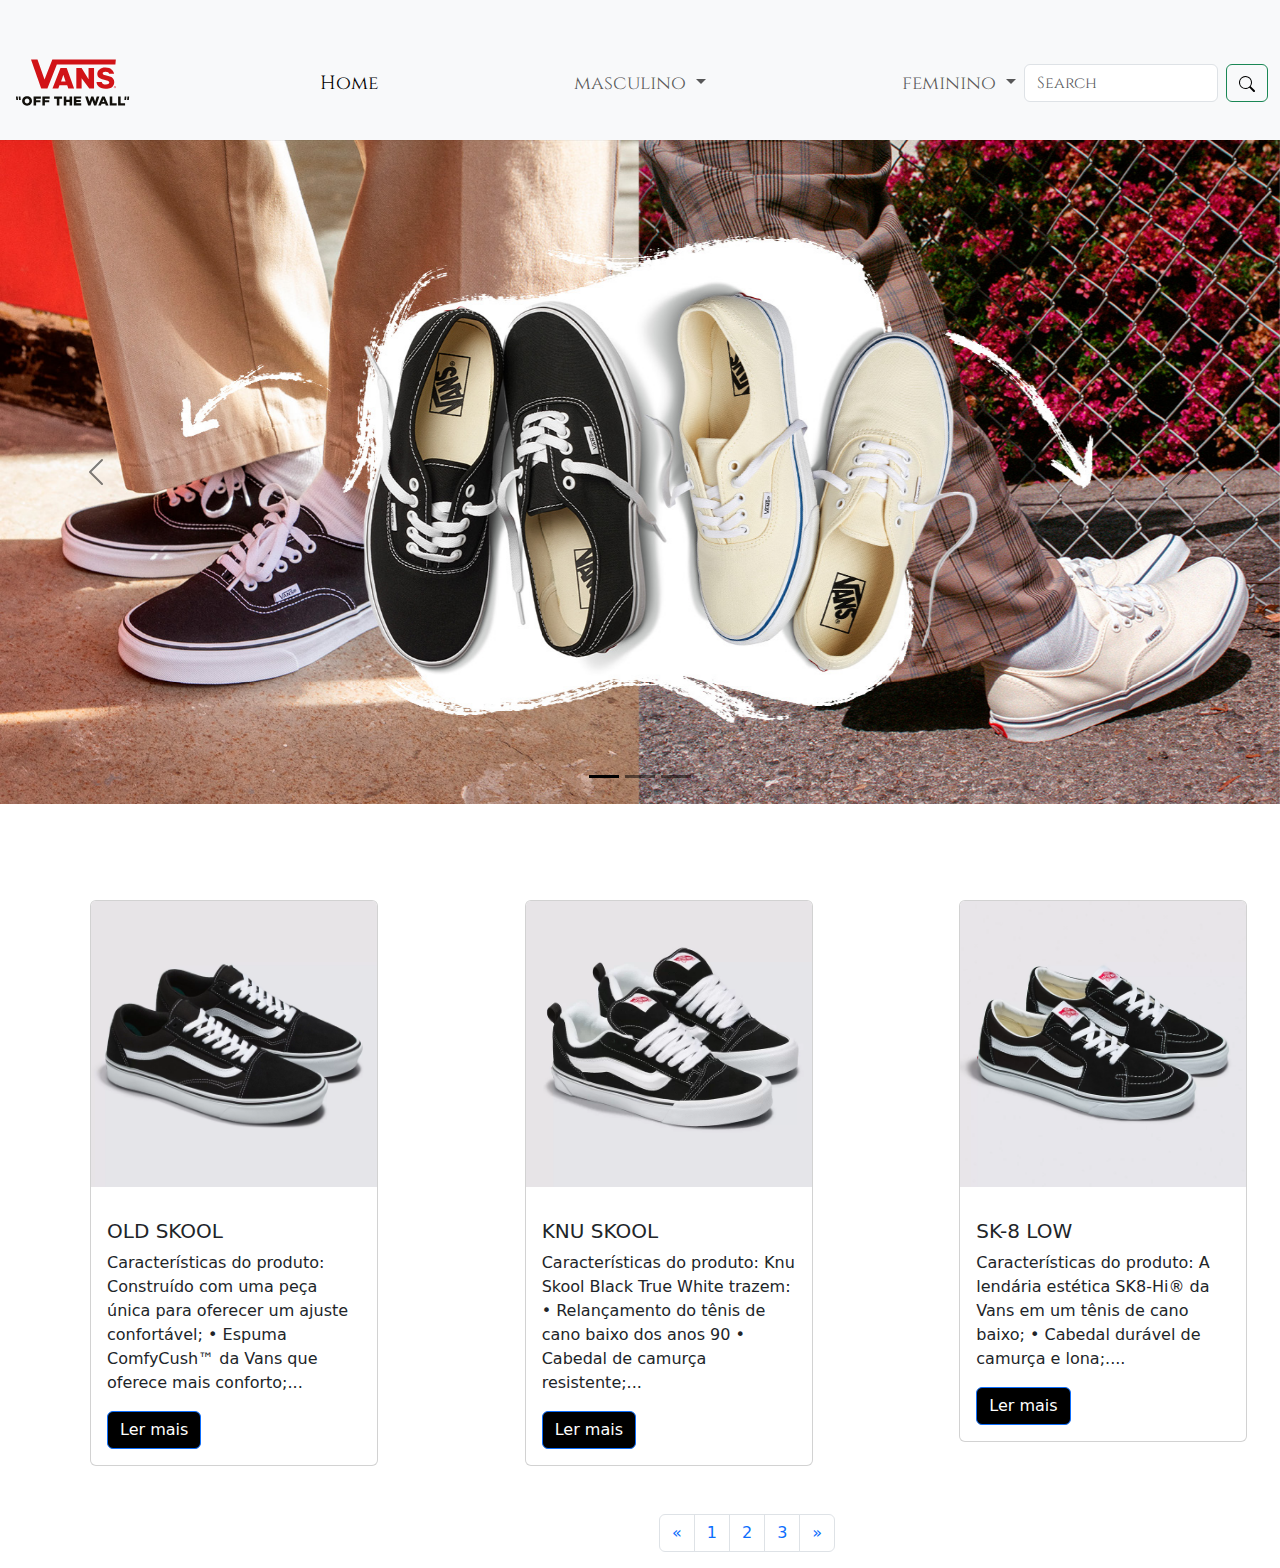
<file: index.html>
<!DOCTYPE html>
<html lang="pt-BR">

<head>
    <meta charset="UTF-8">
    <meta name="viewport" content="width=device-width, initial-scale=1.0">
    <link href="https://cdn.jsdelivr.net/npm/bootstrap@5.3.3/dist/css/bootstrap.min.css" rel="stylesheet" integrity="sha384-QWTKZyjpPEjISv5WaRU9OFeRpok6YctnYmDr5pNlyT2bRjXh0JMhjY6hW+ALEwIH" crossorigin="anonymous">
    <link rel="stylesheet" href="mystyle.css">
    <title>Document</title>
</head>

<body>


    <header>
    <nav class="navbar navbar-expand-lg bg-body-tertiary">

        <div class="container-fluid">

          <img src="imagens/logo.svg" id="logo" width="120px" height="150px">

          <button class="navbar-toggler" type="button" data-bs-toggle="collapse" data-bs-target="#navbarSupportedContent" aria-controls="navbarSupportedContent" aria-expanded="false" aria-label="Toggle navigation">
            <span class="navbar-toggler-icon"></span>
          </button>
          <div class="collapse navbar-collapse" id="navbarSupportedContent">
            <ul class="navbar-nav me-auto mb-2 mb-lg-0">
              <li class="nav-item">
                <a class="nav-link active" aria-current="page" href="#">Home</a>
              </li>

              <li class="nav-item dropdown">
                <a class="nav-link dropdown-toggle" href="#" role="button" data-bs-toggle="dropdown" aria-expanded="false">
                  masculino
                </a>
                <ul class="dropdown-menu">
                  <li><a class="dropdown-item" href="#">tênis</a></li>
                  <li><a class="dropdown-item" href="#">roupas</a></li>
                  <li><hr class="dropdown-divider"></li>
                  <li><a class="dropdown-item" href="#">acessórios e mais</a></li>
                </ul>
              </li>

              <li class="nav-item dropdown">
                <a class="nav-link dropdown-toggle" href="#" role="button" data-bs-toggle="dropdown" aria-expanded="false">
                  feminino
                </a>
                <ul class="dropdown-menu">
                  <li><a class="dropdown-item" href="#">tênis</a></li>
                  <li><a class="dropdown-item" href="#">roupas</a></li>
                  <li><hr class="dropdown-divider"></li>
                  <li><a class="dropdown-item" href="#">acessórios e mais</a></li>
                </ul>
              </li>
              

            </ul>
            <form class="d-flex" role="search">
              <input class="form-control me-2" type="search" placeholder="Search" aria-label="Search" >
              <button class="btn btn-outline-success" type="submit">
                <i class="bi bi-search"></i>
                <svg xmlns="http://www.w3.org/2000/svg" width="16" height="16" fill="currentColor" class="bi bi-search" viewBox="0 0 16 16" style="color: black;">
                    <path d="M11.742 10.344a6.5 6.5 0 1 0-1.397 1.398h-.001q.044.06.098.115l3.85 3.85a1 1 0 0 0 1.415-1.414l-3.85-3.85a1 1 0 0 0-.115-.1zM12 6.5a5.5 5.5 0 1 1-11 0 5.5 5.5 0 0 1 11 0"/>
                  </svg>
              </button>
            </form>
          </div>
        </div>

      </nav>
    </header>  


    <div id="carouselExampleDark" class="carousel carousel-dark slide" style="margin-top: 100px;">

        <div class="carousel-indicators">
          <button type="button" data-bs-target="#carouselExampleDark" data-bs-slide-to="0" class="active" aria-current="true" aria-label="Slide 1"></button>
          <button type="button" data-bs-target="#carouselExampleDark" data-bs-slide-to="1" aria-label="Slide 2"></button>
          <button type="button" data-bs-target="#carouselExampleDark" data-bs-slide-to="2" aria-label="Slide 3"></button>
        </div>

        <div class="carousel-inner">
          <div class="carousel-item active" data-bs-interval="10000">
            <img src="imagens/imagem3.jpg"  class="d-block w-100" alt="...">
            <div class="carousel-caption d-none d-md-block">

            </div>
          </div>

          <div class="carousel-item" data-bs-interval="2000">
            <img src="imagens/imagem5.jpg"  class="d-block w-100" alt="...">
            <div class="carousel-caption d-none d-md-block">

              <p></p>
            </div>
          </div>

          <div class="carousel-item">
            <img src="/imagens/imagem6.jpg" class="d-block w-100" alt="...">
            <div class="carousel-caption d-none d-md-block">

              <p></p>
            </div>
          </div>
        </div>

        <button class="carousel-control-prev" type="button" data-bs-target="#carouselExampleDark" data-bs-slide="prev">
          <span class="carousel-control-prev-icon" aria-hidden="true"></span>
          <span class="visually-hidden">Previous</span>
        </button>
        <button class="carousel-control-next" type="button" data-bs-target="#carouselExampleDark" data-bs-slide="next">
          <span class="carousel-control-next-icon" aria-hidden="true"></span>
          <span class="visually-hidden">Next</span>
        </button>
      </div>



      <div class="container-fluid">
        <div class="row">
          <div class="col-12 m-4">
          </div>
        </div>
      </div>
      



      
      <div class="container-fluid">
        <div class="row">
          <div class="col-12 m-4">
          </div>
        </div>
      </div>


      <div class="colunas row">
        <div id="col-12" class="col-sm-4">
            <div class="card" style="width: 18rem;">
                <img src="imagens/tenis2.webp" class="card-img-top" alt="...">
                <div class="card-body">
                    <h5 class="card-title">OLD SKOOL</h5>
                    <p class="card-text">Características do produto: Construído com uma peça única para oferecer um ajuste confortável; • Espuma ComfyCush™ da Vans que oferece mais conforto;... </p>
                    <a href="index3.html" class="btn btn-primary">Ler mais</a>
                </div>
            </div>
        </div>
    
        <div id="col-12" class="col-sm-4">
            <div class="card" style="width: 18rem;">
                <img src="imagens/tenis1.webp" class="card-img-top" alt="...">
                <div class="card-body">
                    <h5 class="card-title">KNU SKOOL</h5>
                    <p class="card-text">Características do produto: Knu Skool Black True White trazem: • Relançamento do tênis de cano baixo dos anos 90 • Cabedal de camurça resistente;...</p>
                    <a href="index2.html" class="btn btn-primary ">Ler mais</a>
                </div>
            </div>
        </div>
    
        <div id="col-12" class="col-sm-4">
            <div class="card" style="width: 18rem;">
                <img src="imagens/tenis3.webp" class="card-img-top" alt="...">
                <div class="card-body">
                    <h5 class="card-title">SK-8 LOW</h5>
                    <p class="card-text">Características do produto:  A lendária estética SK8-Hi® da Vans em um tênis de cano baixo; • Cabedal durável de camurça e lona;....

                    </p>
                    <a href="index4.html" class="btn btn-primary">Ler mais</a>
                </div>
            </div>
        </div>
    </div>


    <div class="container-fluid">
        <div class="row">
          <div class="col-12 m-4">
          </div>
        </div>
      </div>


    <nav aria-label="Page navigation example">
        <ul class="pagination">
          <li class="page-item">
            <a class="page-link" href="#" aria-label="Previous">
              <span aria-hidden="true">&laquo;</span>
            </a>
          </li>
          <li class="page-item"><a class="page-link" href="#">1</a></li>
          <li class="page-item"><a class="page-link" href="#">2</a></li>
          <li class="page-item"><a class="page-link" href="#">3</a></li>
          <li class="page-item">
            <a class="page-link" href="#" aria-label="Next">
              <span aria-hidden="true">&raquo;</span>
            </a>
          </li>
        </ul>
      </nav>


      <script src="https://cdn.jsdelivr.net/npm/bootstrap@5.3.3/dist/js/bootstrap.bundle.min.js" integrity="sha384-YvpcrYf0tY3lHB60NNkmXc5s9fDVZLESaAA55NDzOxhy9GkcIdslK1eN7N6jIeHz" crossorigin="anonymous"></script>
</body>

</html>
</file>
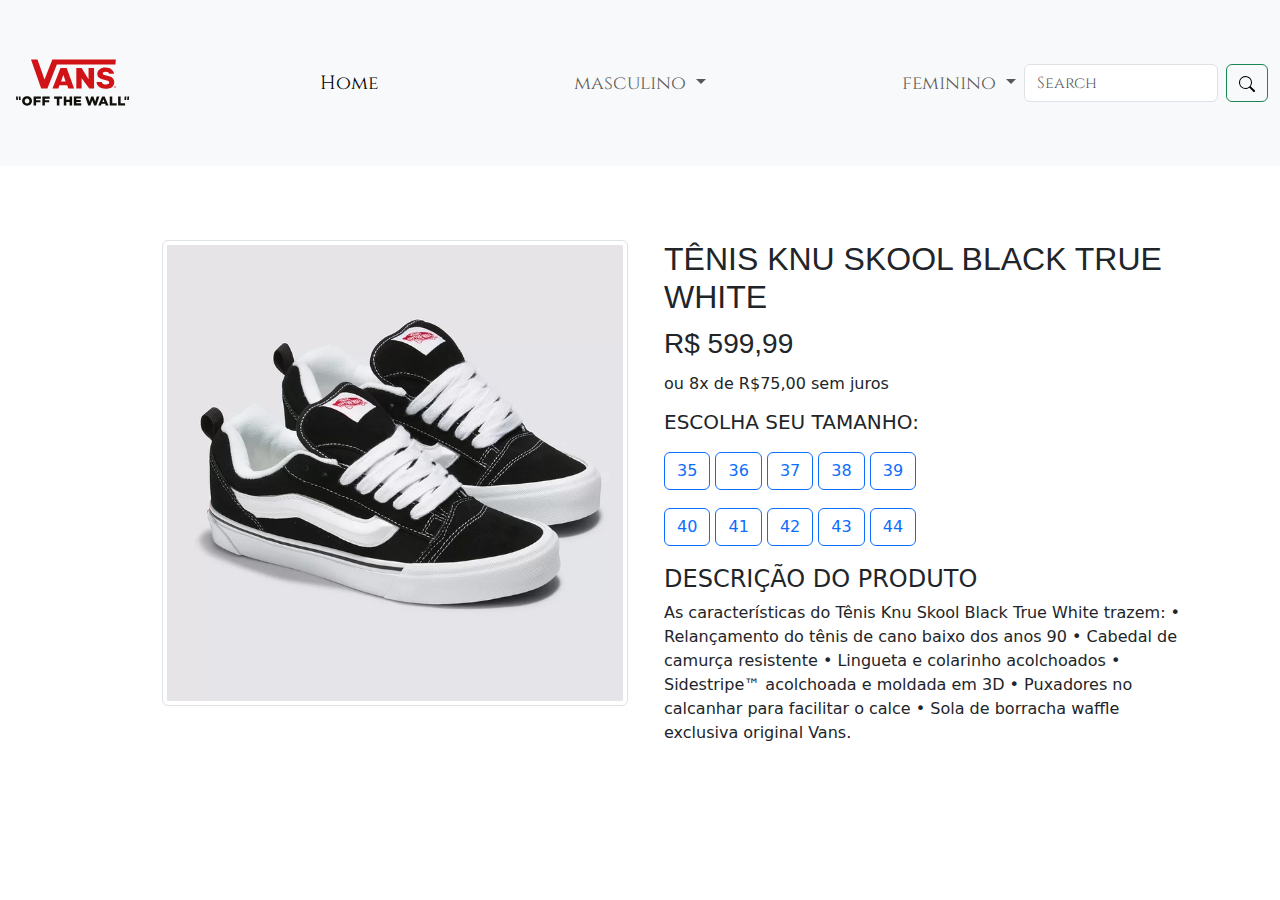
<file: index2.html>
<!DOCTYPE html>
<html lang="en">
<head>
    <meta charset="UTF-8">
    <meta name="viewport" content="width=device-width, initial-scale=1.0">
    <link href="https://cdn.jsdelivr.net/npm/bootstrap@5.3.3/dist/css/bootstrap.min.css" rel="stylesheet" integrity="sha384-QWTKZyjpPEjISv5WaRU9OFeRpok6YctnYmDr5pNlyT2bRjXh0JMhjY6hW+ALEwIH" crossorigin="anonymous">
    <link rel="stylesheet" href="mystyle.css">

    <title>Document</title>
</head>
<body>
    
    <header>
        <nav class="navbar navbar-expand-lg bg-body-tertiary">
    
            <div class="container-fluid">
    
              <img src="imagens/logo.svg" id="logo" width="120px" height="150px">
    
              <button class="navbar-toggler" type="button" data-bs-toggle="collapse" data-bs-target="#navbarSupportedContent" aria-controls="navbarSupportedContent" aria-expanded="false" aria-label="Toggle navigation">
                <span class="navbar-toggler-icon"></span>
              </button>
              <div class="collapse navbar-collapse" id="navbarSupportedContent">
                <ul class="navbar-nav me-auto mb-2 mb-lg-0">
                  <li class="nav-item">
                    <a class="nav-link active" aria-current="page" href="index.html">Home</a>
                  </li>
    
                  <li class="nav-item dropdown">
                    <a class="nav-link dropdown-toggle" href="#" role="button" data-bs-toggle="dropdown" aria-expanded="false">
                      masculino
                    </a>
                    <ul class="dropdown-menu">
                      <li><a class="dropdown-item" href="#">tênis</a></li>
                      <li><a class="dropdown-item" href="#">roupas</a></li>
                      <li><hr class="dropdown-divider"></li>
                      <li><a class="dropdown-item" href="#">acessórios e mais</a></li>
                    </ul>
                  </li>
    
                  <li class="nav-item dropdown">
                    <a class="nav-link dropdown-toggle" href="#" role="button" data-bs-toggle="dropdown" aria-expanded="false">
                      feminino
                    </a>
                    <ul class="dropdown-menu">
                      <li><a class="dropdown-item" href="#">tênis</a></li>
                      <li><a class="dropdown-item" href="#">roupas</a></li>
                      <li><hr class="dropdown-divider"></li>
                      <li><a class="dropdown-item" href="#">acessórios e mais</a></li>
                    </ul>
                  </li>
                  
    
                </ul>
                <form class="d-flex" role="search">
                  <input class="form-control me-2" type="search" placeholder="Search" aria-label="Search" >
                  <button class="btn btn-outline-success" type="submit">
                    <i class="bi bi-search"></i>
                    <svg xmlns="http://www.w3.org/2000/svg" width="16" height="16" fill="currentColor" class="bi bi-search" viewBox="0 0 16 16" style="color: black;">
                        <path d="M11.742 10.344a6.5 6.5 0 1 0-1.397 1.398h-.001q.044.06.098.115l3.85 3.85a1 1 0 0 0 1.415-1.414l-3.85-3.85a1 1 0 0 0-.115-.1zM12 6.5a5.5 5.5 0 1 1-11 0 5.5 5.5 0 0 1 11 0"/>
                      </svg>
                  </button>
                </form>
              </div>
            </div>
    
          </nav>
        </header>  

        <div class="container">
            <div class="row">
              <div class="col-6">
                <div class="imagem">
                    <img src="imagens/tenis1.webp" class="img-thumbnail" width="550px" height="700px">
                </div>            
              </div>
              <div class="col-6">
                  <div class="container-fluid">
                    <h2>TÊNIS KNU SKOOL BLACK TRUE WHITE</h2>

                    <h3>
                        R$ 599,99
                    </h3>

                    <h6>
                        ou 8x de R$75,00 sem juros
                    </h6>

                    <h5>
                        ESCOLHA SEU TAMANHO:
                    </h5>


                    <div class="btn1" role="group" aria-label="Large button group">
                        <button type="button" class="btn btn-outline-primary">35</button>
                        <button type="button" class="btn btn-outline-primary">36</button>
                        <button type="button" class="btn btn-outline-primary">37</button>
                        <button type="button" class="btn btn-outline-primary">38</button>
                        <button type="button" class="btn btn-outline-primary">39</button>
                    </div>

                    <div class="btn2" role="group" aria-label="Large button group">
                        <button type="button" class="btn btn-outline-primary">40</button>
                        <button type="button" class="btn btn-outline-primary">41</button>
                        <button type="button" class="btn btn-outline-primary">42</button>
                        <button type="button" class="btn btn-outline-primary">43</button>
                        <button type="button" class="btn btn-outline-primary">44</button>
                    </div>

                    <h4>
                       DESCRIÇÃO DO PRODUTO 
                    </h4>

                    <p>As características do Tênis Knu Skool Black True White trazem: • Relançamento do tênis de cano baixo dos anos 90 • 
                        Cabedal de camurça resistente • Lingueta e colarinho acolchoados • Sidestripe™ acolchoada e moldada em 3D • 
                        Puxadores no calcanhar para facilitar o calce • Sola de borracha waffle exclusiva original Vans.</p>

                  </div>
              </div>
            </div>
          </div>



</body>
</html>
</file>
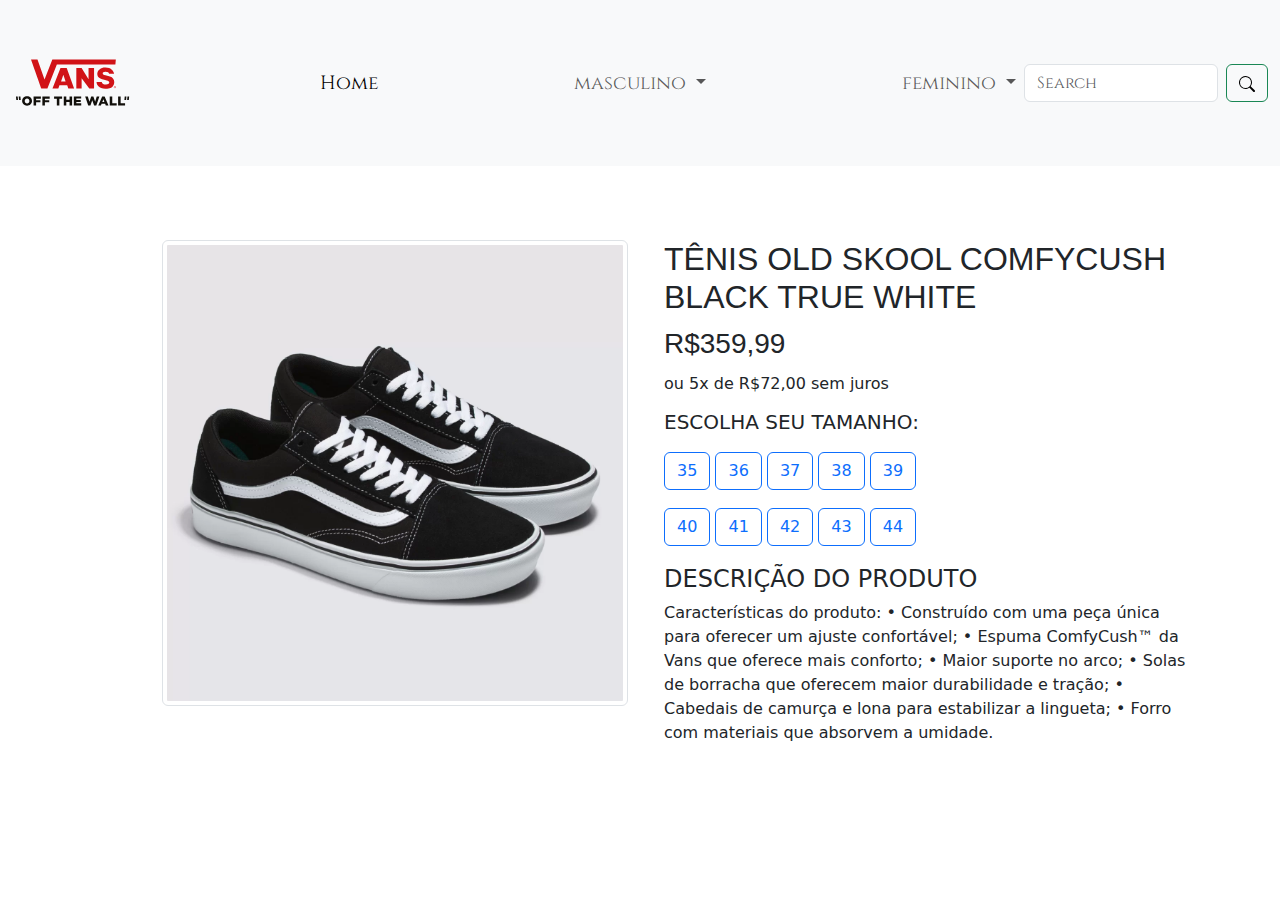
<file: index3.html>
<!DOCTYPE html>
<html lang="en">
<head>
    <meta charset="UTF-8">
    <meta name="viewport" content="width=device-width, initial-scale=1.0">
    <link href="https://cdn.jsdelivr.net/npm/bootstrap@5.3.3/dist/css/bootstrap.min.css" rel="stylesheet" integrity="sha384-QWTKZyjpPEjISv5WaRU9OFeRpok6YctnYmDr5pNlyT2bRjXh0JMhjY6hW+ALEwIH" crossorigin="anonymous">
    <link rel="stylesheet" href="mystyle.css">
    
    <title>Document</title>
</head>
<body>
    
    <header>
        <nav class="navbar navbar-expand-lg bg-body-tertiary">
    
            <div class="container-fluid">
    
              <img src="imagens/logo.svg" id="logo" width="120px" height="150px">
    
              <button class="navbar-toggler" type="button" data-bs-toggle="collapse" data-bs-target="#navbarSupportedContent" aria-controls="navbarSupportedContent" aria-expanded="false" aria-label="Toggle navigation">
                <span class="navbar-toggler-icon"></span>
              </button>
              <div class="collapse navbar-collapse" id="navbarSupportedContent">
                <ul class="navbar-nav me-auto mb-2 mb-lg-0">
                  <li class="nav-item">
                    <a class="nav-link active" aria-current="page" href="index.html">Home</a>
                  </li>
    
                  <li class="nav-item dropdown">
                    <a class="nav-link dropdown-toggle" href="#" role="button" data-bs-toggle="dropdown" aria-expanded="false">
                      masculino
                    </a>
                    <ul class="dropdown-menu">
                      <li><a class="dropdown-item" href="#">tênis</a></li>
                      <li><a class="dropdown-item" href="#">roupas</a></li>
                      <li><hr class="dropdown-divider"></li>
                      <li><a class="dropdown-item" href="#">acessórios e mais</a></li>
                    </ul>
                  </li>
    
                  <li class="nav-item dropdown">
                    <a class="nav-link dropdown-toggle" href="#" role="button" data-bs-toggle="dropdown" aria-expanded="false">
                      feminino
                    </a>
                    <ul class="dropdown-menu">
                      <li><a class="dropdown-item" href="#">tênis</a></li>
                      <li><a class="dropdown-item" href="#">roupas</a></li>
                      <li><hr class="dropdown-divider"></li>
                      <li><a class="dropdown-item" href="#">acessórios e mais</a></li>
                    </ul>
                  </li>
                  
    
                </ul>
                <form class="d-flex" role="search">
                  <input class="form-control me-2" type="search" placeholder="Search" aria-label="Search" >
                  <button class="btn btn-outline-success" type="submit">
                    <i class="bi bi-search"></i>
                    <svg xmlns="http://www.w3.org/2000/svg" width="16" height="16" fill="currentColor" class="bi bi-search" viewBox="0 0 16 16" style="color: black;">
                        <path d="M11.742 10.344a6.5 6.5 0 1 0-1.397 1.398h-.001q.044.06.098.115l3.85 3.85a1 1 0 0 0 1.415-1.414l-3.85-3.85a1 1 0 0 0-.115-.1zM12 6.5a5.5 5.5 0 1 1-11 0 5.5 5.5 0 0 1 11 0"/>
                      </svg>
                  </button>
                </form>
              </div>
            </div>
    
          </nav>
        </header>  

        <div class="container">
            <div class="row">
              <div class="col-6">
                <div class="imagem">
                    <img src="imagens/tenis2.webp" class="img-thumbnail" width="550px" height="700px">
                </div>            
              </div>
              <div class="col-6">
                  <div class="container-fluid">
                    <h2>TÊNIS OLD SKOOL COMFYCUSH BLACK TRUE WHITE</h2>

                    <h3>
                        R$359,99
                    </h3>

                    <h6>
                        ou 5x de R$72,00 sem juros
                    </h6>

                    <h5>
                        ESCOLHA SEU TAMANHO:
                    </h5>


                    <div class="btn1" role="group" aria-label="Large button group">
                        <button type="button" class="btn btn-outline-primary">35</button>
                        <button type="button" class="btn btn-outline-primary">36</button>
                        <button type="button" class="btn btn-outline-primary">37</button>
                        <button type="button" class="btn btn-outline-primary">38</button>
                        <button type="button" class="btn btn-outline-primary">39</button>
                    </div>

                    <div class="btn2" role="group" aria-label="Large button group">
                        <button type="button" class="btn btn-outline-primary">40</button>
                        <button type="button" class="btn btn-outline-primary">41</button>
                        <button type="button" class="btn btn-outline-primary">42</button>
                        <button type="button" class="btn btn-outline-primary">43</button>
                        <button type="button" class="btn btn-outline-primary">44</button>
                    </div>

                    <h4>
                       DESCRIÇÃO DO PRODUTO 
                    </h4>

                    <p>Características do produto: • Construído com uma peça única para oferecer um ajuste 
                        confortável; • Espuma ComfyCush™ da Vans que oferece mais conforto; • Maior suporte no arco; 
                        • Solas de borracha que oferecem maior durabilidade e tração; • Cabedais de camurça e 
                        lona para estabilizar a lingueta; • Forro com materiais que absorvem a umidade.
                    </p>

                  </div>
              </div>
            </div>
          </div>



</body>
</html>
</file>
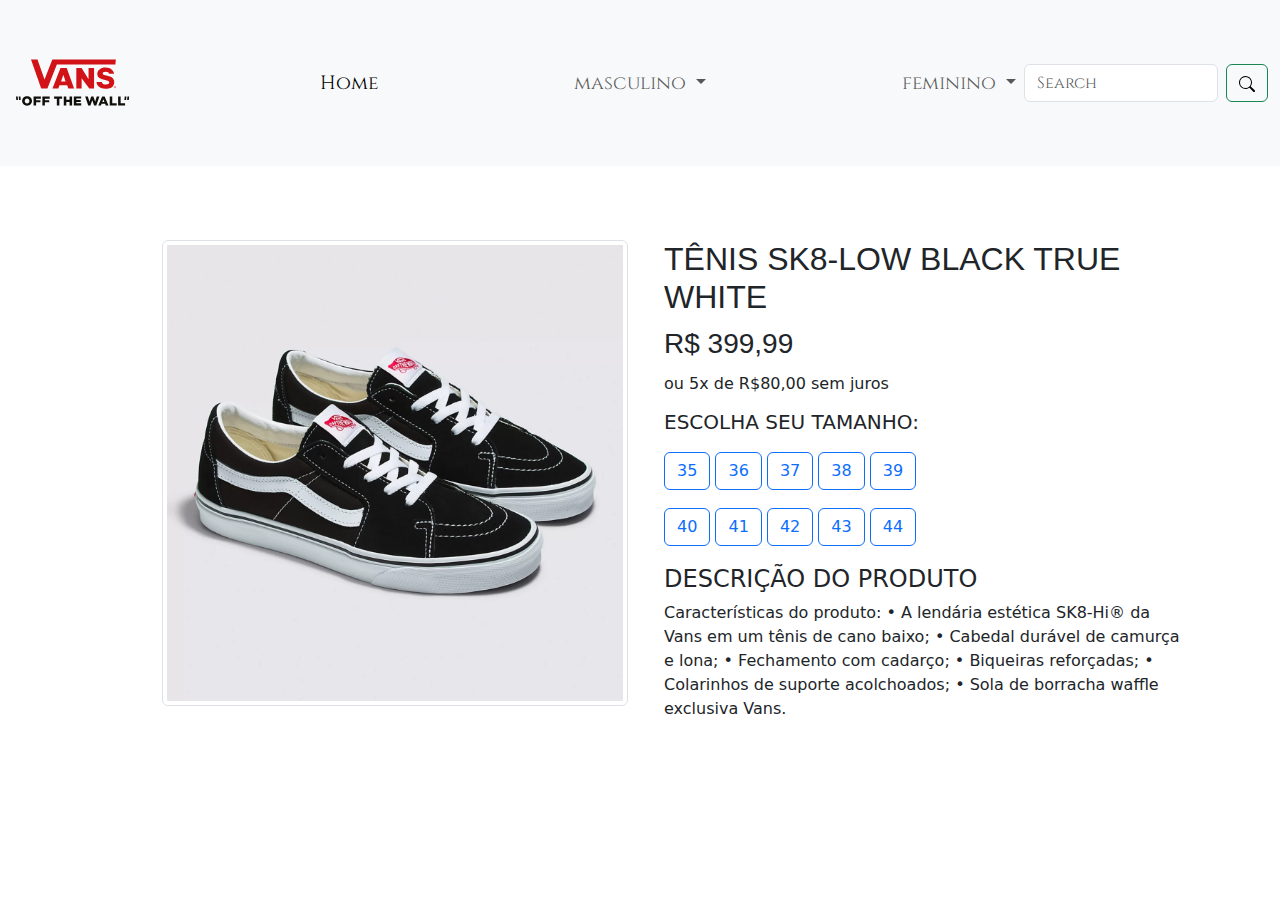
<file: index4.html>
<!DOCTYPE html>
<html lang="en">
<head>
    <meta charset="UTF-8">
    <meta name="viewport" content="width=device-width, initial-scale=1.0">
    <link href="https://cdn.jsdelivr.net/npm/bootstrap@5.3.3/dist/css/bootstrap.min.css" rel="stylesheet" integrity="sha384-QWTKZyjpPEjISv5WaRU9OFeRpok6YctnYmDr5pNlyT2bRjXh0JMhjY6hW+ALEwIH" crossorigin="anonymous">
    <link rel="stylesheet" href="mystyle.css">
    
    <title>Document</title>
</head>
<body>
    
    <header>
        <nav class="navbar navbar-expand-lg bg-body-tertiary">
    
            <div class="container-fluid">
    
              <img src="imagens/logo.svg" id="logo" width="120px" height="150px">
    
              <button class="navbar-toggler" type="button" data-bs-toggle="collapse" data-bs-target="#navbarSupportedContent" aria-controls="navbarSupportedContent" aria-expanded="false" aria-label="Toggle navigation">
                <span class="navbar-toggler-icon"></span>
              </button>
              <div class="collapse navbar-collapse" id="navbarSupportedContent">
                <ul class="navbar-nav me-auto mb-2 mb-lg-0">
                  <li class="nav-item">
                    <a class="nav-link active" aria-current="page" href="index.html">Home</a>
                  </li>
    
                  <li class="nav-item dropdown">
                    <a class="nav-link dropdown-toggle" href="#" role="button" data-bs-toggle="dropdown" aria-expanded="false">
                      masculino
                    </a>
                    <ul class="dropdown-menu">
                      <li><a class="dropdown-item" href="#">tênis</a></li>
                      <li><a class="dropdown-item" href="#">roupas</a></li>
                      <li><hr class="dropdown-divider"></li>
                      <li><a class="dropdown-item" href="#">acessórios e mais</a></li>
                    </ul>
                  </li>
    
                  <li class="nav-item dropdown">
                    <a class="nav-link dropdown-toggle" href="#" role="button" data-bs-toggle="dropdown" aria-expanded="false">
                      feminino
                    </a>
                    <ul class="dropdown-menu">
                      <li><a class="dropdown-item" href="#">tênis</a></li>
                      <li><a class="dropdown-item" href="#">roupas</a></li>
                      <li><hr class="dropdown-divider"></li>
                      <li><a class="dropdown-item" href="#">acessórios e mais</a></li>
                    </ul>
                  </li>
                  
    
                </ul>
                <form class="d-flex" role="search">
                  <input class="form-control me-2" type="search" placeholder="Search" aria-label="Search" >
                  <button class="btn btn-outline-success" type="submit">
                    <i class="bi bi-search"></i>
                    <svg xmlns="http://www.w3.org/2000/svg" width="16" height="16" fill="currentColor" class="bi bi-search" viewBox="0 0 16 16" style="color: black;">
                        <path d="M11.742 10.344a6.5 6.5 0 1 0-1.397 1.398h-.001q.044.06.098.115l3.85 3.85a1 1 0 0 0 1.415-1.414l-3.85-3.85a1 1 0 0 0-.115-.1zM12 6.5a5.5 5.5 0 1 1-11 0 5.5 5.5 0 0 1 11 0"/>
                      </svg>
                  </button>
                </form>
              </div>
            </div>
    
          </nav>
        </header>  

        <div class="container">
            <div class="row">
              <div class="col-6">
                <div class="imagem">
                    <img src="imagens/tenis3.webp" class="img-thumbnail" width="550px" height="700px">
                </div>            
              </div>
              <div class="col-6">
                  <div class="container-fluid">
                    <h2>TÊNIS SK8-LOW BLACK TRUE WHITE</h2>

                    <h3>
                        R$ 399,99
                    </h3>

                    <h6>
                        ou 5x de R$80,00 sem juros
                    </h6>

                    <h5>
                        ESCOLHA SEU TAMANHO:
                    </h5>


                    <div class="btn1" role="group" aria-label="Large button group">
                        <button type="button" class="btn btn-outline-primary">35</button>
                        <button type="button" class="btn btn-outline-primary">36</button>
                        <button type="button" class="btn btn-outline-primary">37</button>
                        <button type="button" class="btn btn-outline-primary">38</button>
                        <button type="button" class="btn btn-outline-primary">39</button>
                    </div>

                    <div class="btn2" role="group" aria-label="Large button group">
                        <button type="button" class="btn btn-outline-primary">40</button>
                        <button type="button" class="btn btn-outline-primary">41</button>
                        <button type="button" class="btn btn-outline-primary">42</button>
                        <button type="button" class="btn btn-outline-primary">43</button>
                        <button type="button" class="btn btn-outline-primary">44</button>
                    </div>

                    <h4>
                       DESCRIÇÃO DO PRODUTO 
                    </h4>

                    <p>Características do produto: • A lendária estética SK8-Hi® da Vans em um tênis de cano baixo; 
                        • Cabedal durável de camurça e lona; • Fechamento com cadarço; • Biqueiras reforçadas;
                         • Colarinhos de suporte acolchoados; • Sola de borracha waffle exclusiva Vans.</p>

                  </div>
              </div>
            </div>
          </div>



</body>
</html>
</file>
<file: mystyle.css>
@import url('https://fonts.googleapis.com/css2?family=Cinzel&family=Raleway:ital,wght@0,100..900;1,100..900&display=swap');


.nav-item{
    margin-left: 30%;
}

header{
    font-size: larger;
    font-family: "Cinzel", serif;
    font-optical-sizing: auto;
    font-weight: 300;
    font-style: normal;
    height: 40px;
    line-height: 40px;
      
}
.logo{
    margin-left: 50px;
}

img{
    width:"150px";
    height:"500px";
}

.card{
    margin-left: 90px;
}

button{
    color: black;
}
.btn-primary{
    color: rgb(255, 255, 255);
    background-color: black;
}

.nav-item{
    margin-left: 180px;
}

.pagination{
    margin-left: 659px;

}

.imagem{
    margin-left: 80px;
    margin-top: 200px;
}

H2{
    margin-top: 200px;
    font-family: 'Franklin Gothic Medium', 'Arial Narrow', Arial, sans-serif;
}

h3{
    margin-top: 10px;
    margin-right: 200px;
    font-family: 'Franklin Gothic Medium', 'Arial Narrow', Arial, sans-serif;
}
h6{
    margin-top: 14px;
}

h5{
    margin-top: 16px;
}

.btn1{
    margin-top: 18px;
}

.btn2{
    margin-top: 18.1px;
}

h4{
    margin-top: 19px;
}
</file>
